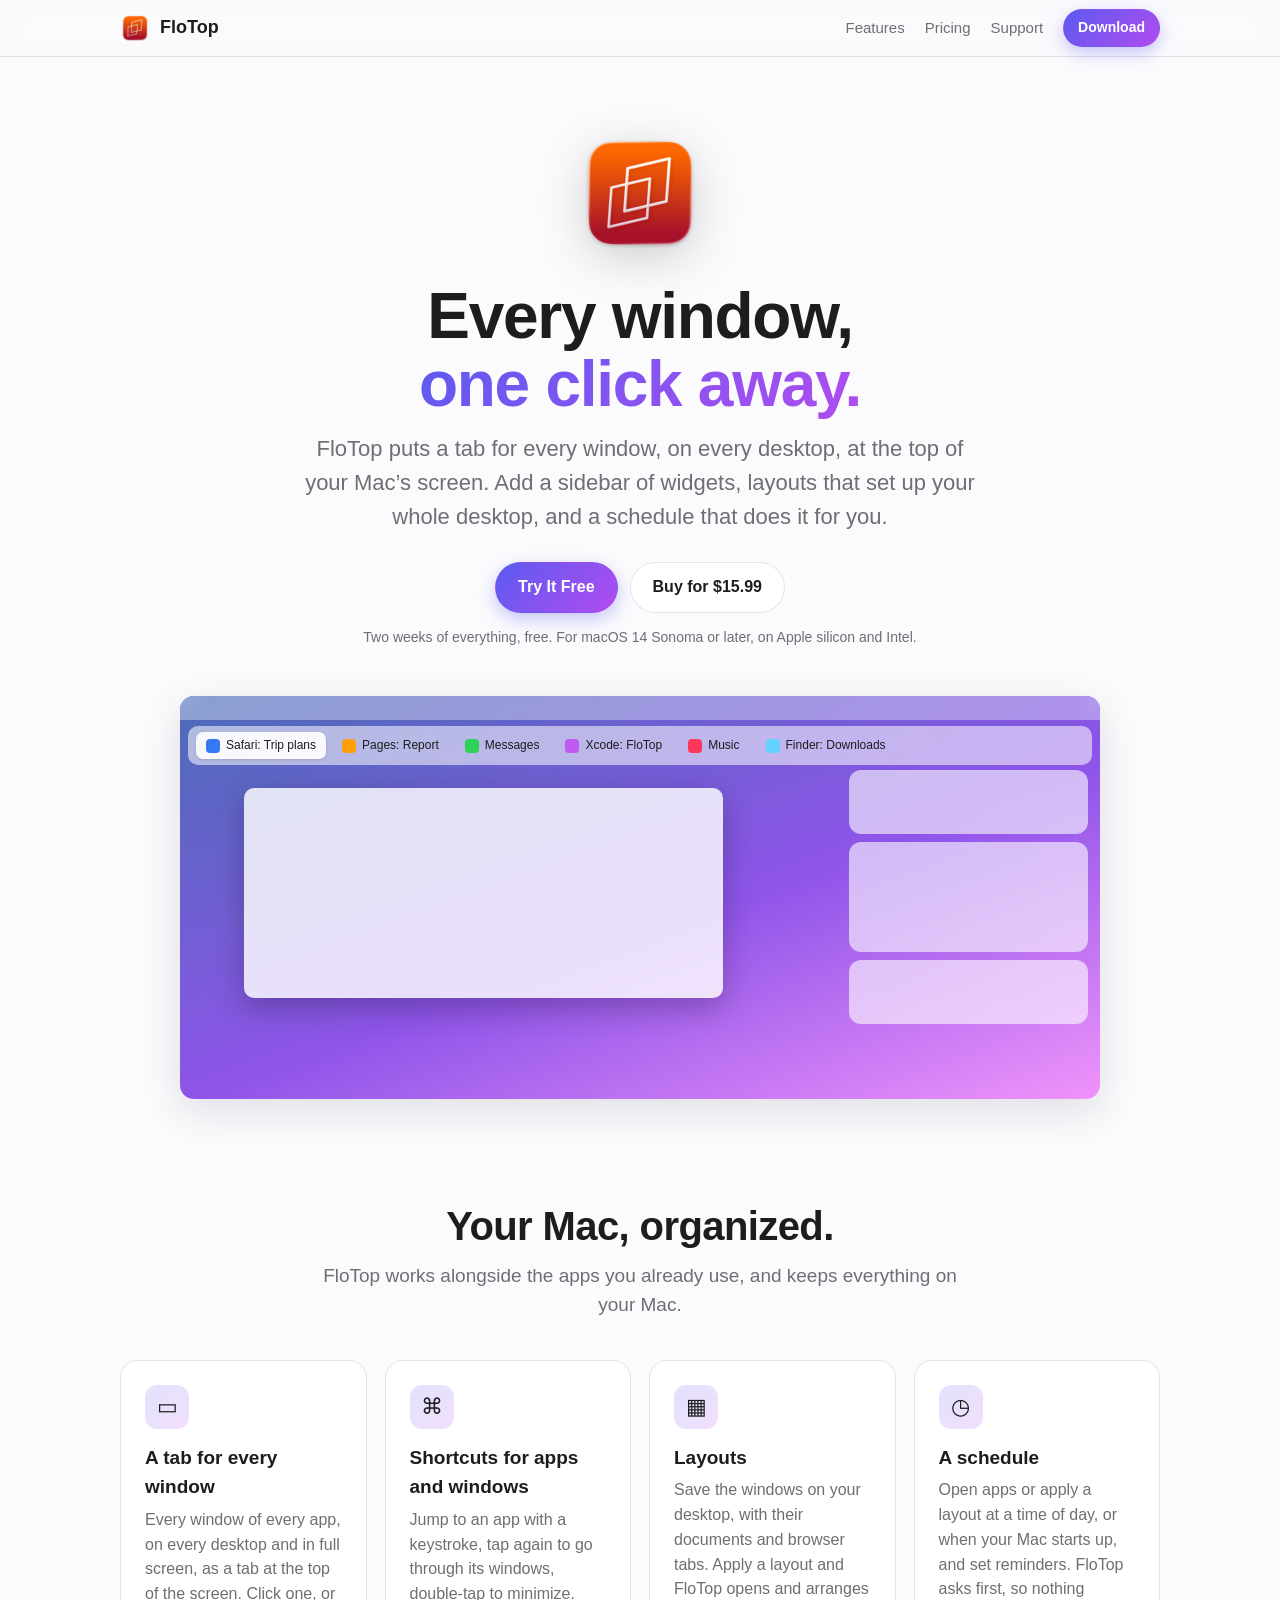
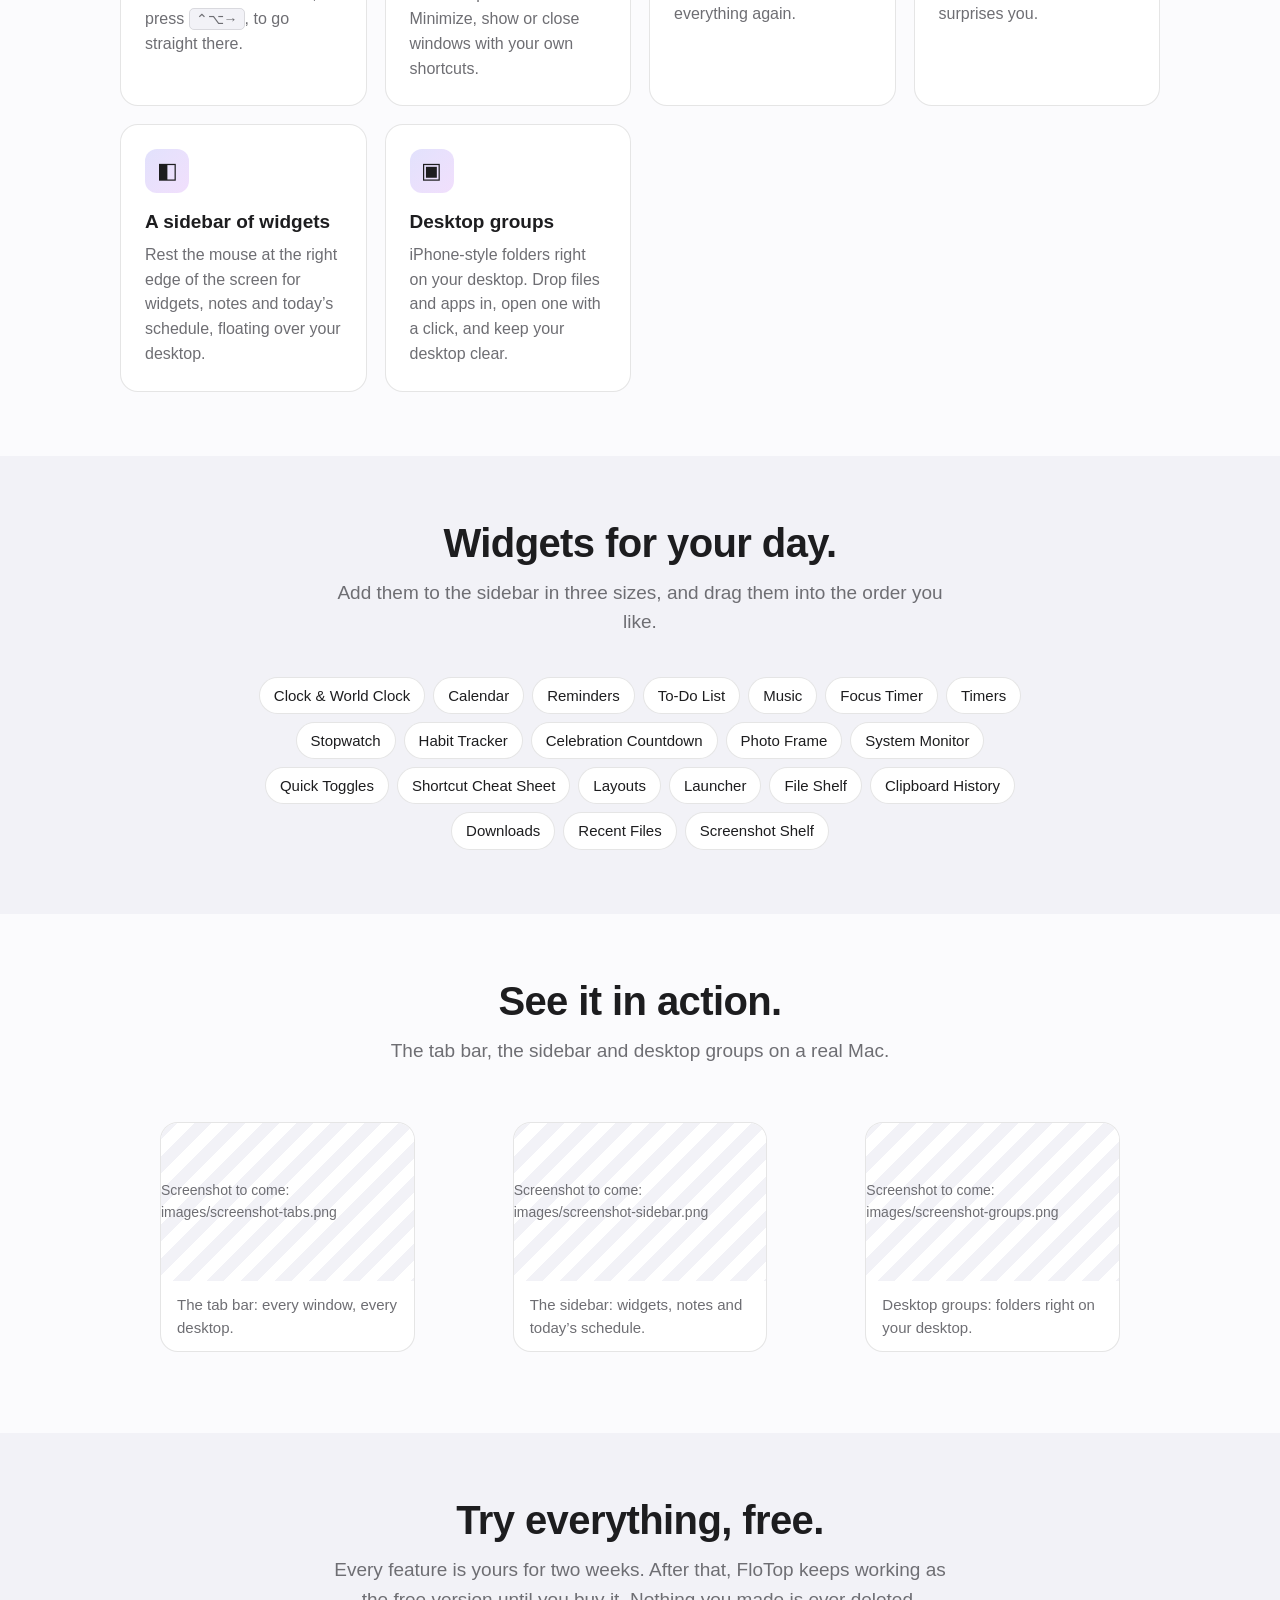
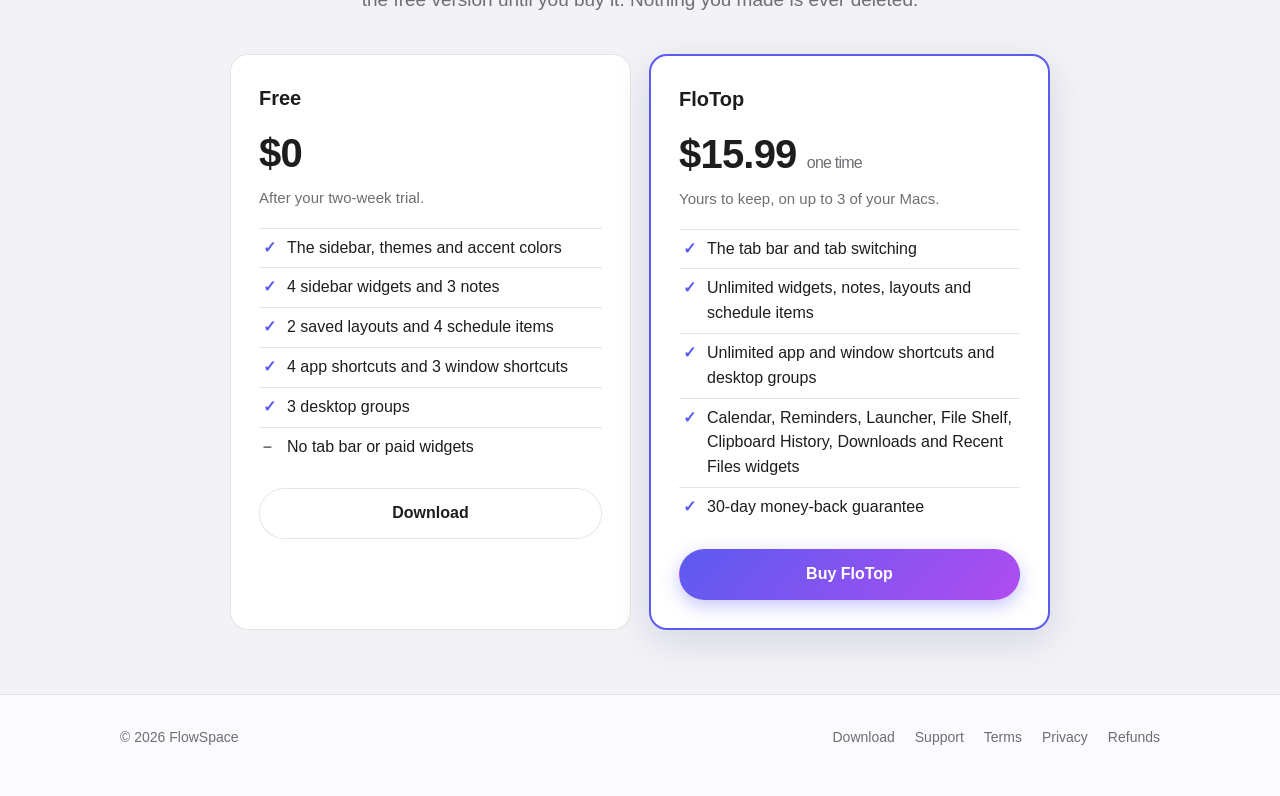
<file: index.html>
<!doctype html>
<html lang="en">
<head>
  <meta charset="utf-8">
  <meta name="viewport" content="width=device-width, initial-scale=1">
  <title>FloTop: every window, one click away</title>
  <meta name="description" content="FloTop for Mac: a tab for every window on every desktop, a sidebar of widgets and notes, saved layouts, a schedule and desktop groups. Try it free for two weeks.">
  <link rel="icon" href="images/favicon.png">
  <link rel="stylesheet" href="style.css">
</head>
<body>
  <header class="site-header">
    <div class="wrap">
      <a class="brand" href="./"><img src="images/icon.png" alt="">FloTop</a>
      <nav class="site-nav">
        <a href="#features" class="hide-small">Features</a>
        <a href="#pricing">Pricing</a>
        <a href="support.html">Support</a>
        <a class="button primary small" href="download.html">Download</a>
      </nav>
    </div>
  </header>

  <main>
    <div class="hero wrap">
      <img class="icon" src="images/icon.png" alt="FloTop icon">
      <h1>Every window,<br><span class="gradient-text">one click away.</span></h1>
      <p class="lead">FloTop puts a tab for every window, on every desktop, at the top of your Mac’s screen. Add a sidebar of widgets, layouts that set up your whole desktop, and a schedule that does it for you.</p>
      <div class="actions">
        <a class="button primary" href="download.html">Try It Free</a>
        <a class="button secondary" href="#pricing">Buy for $15.99</a>
      </div>
      <p class="fineprint">Two weeks of everything, free. For macOS 14 Sonoma or later, on Apple silicon and Intel.</p>

      <div class="mock" role="img" aria-label="Illustration: FloTop's tab bar at the top of a Mac desktop, with sidebar cards on the right">
        <div class="menubar"></div>
        <div class="tabbar">
          <span class="tab on"><i style="background:#3478f6"></i>Safari: Trip plans</span>
          <span class="tab"><i style="background:#ff9f0a"></i>Pages: Report</span>
          <span class="tab"><i style="background:#30d158"></i>Messages</span>
          <span class="tab"><i style="background:#bf5af2"></i>Xcode: FloTop</span>
          <span class="tab"><i style="background:#ff375f"></i>Music</span>
          <span class="tab"><i style="background:#64d2ff"></i>Finder: Downloads</span>
        </div>
        <div class="window"></div>
        <div class="sidebar">
          <div class="card"></div>
          <div class="card tall"></div>
          <div class="card"></div>
        </div>
      </div>
    </div>

    <section id="features">
      <div class="wrap">
        <h2>Your Mac, organized.</h2>
        <p class="sub">FloTop works alongside the apps you already use, and keeps everything on your Mac.</p>
        <div class="grid">
          <div class="feature">
            <div class="glyph">▭</div>
            <h3>A tab for every window</h3>
            <p>Every window of every app, on every desktop and in full screen, as a tab at the top of the screen. Click one, or press <kbd>⌃⌥→</kbd>, to go straight there.</p>
          </div>
          <div class="feature">
            <div class="glyph">⌘</div>
            <h3>Shortcuts for apps and windows</h3>
            <p>Jump to an app with a keystroke, tap again to go through its windows, double-tap to minimize. Minimize, show or close windows with your own shortcuts.</p>
          </div>
          <div class="feature">
            <div class="glyph">▦</div>
            <h3>Layouts</h3>
            <p>Save the windows on your desktop, with their documents and browser tabs. Apply a layout and FloTop opens and arranges everything again.</p>
          </div>
          <div class="feature">
            <div class="glyph">◷</div>
            <h3>A schedule</h3>
            <p>Open apps or apply a layout at a time of day, or when your Mac starts up, and set reminders. FloTop asks first, so nothing surprises you.</p>
          </div>
          <div class="feature">
            <div class="glyph">◧</div>
            <h3>A sidebar of widgets</h3>
            <p>Rest the mouse at the right edge of the screen for widgets, notes and today’s schedule, floating over your desktop.</p>
          </div>
          <div class="feature">
            <div class="glyph">▣</div>
            <h3>Desktop groups</h3>
            <p>iPhone-style folders right on your desktop. Drop files and apps in, open one with a click, and keep your desktop clear.</p>
          </div>
        </div>
      </div>
    </section>

    <section class="alt">
      <div class="wrap">
        <h2>Widgets for your day.</h2>
        <p class="sub">Add them to the sidebar in three sizes, and drag them into the order you like.</p>
        <div class="widgets">
          <span class="chip">Clock &amp; World Clock</span>
          <span class="chip">Calendar</span>
          <span class="chip">Reminders</span>
          <span class="chip">To-Do List</span>
          <span class="chip">Music</span>
          <span class="chip">Focus Timer</span>
          <span class="chip">Timers</span>
          <span class="chip">Stopwatch</span>
          <span class="chip">Habit Tracker</span>
          <span class="chip">Celebration Countdown</span>
          <span class="chip">Photo Frame</span>
          <span class="chip">System Monitor</span>
          <span class="chip">Quick Toggles</span>
          <span class="chip">Shortcut Cheat Sheet</span>
          <span class="chip">Layouts</span>
          <span class="chip">Launcher</span>
          <span class="chip">File Shelf</span>
          <span class="chip">Clipboard History</span>
          <span class="chip">Downloads</span>
          <span class="chip">Recent Files</span>
          <span class="chip">Screenshot Shelf</span>
        </div>
      </div>
    </section>

    <section>
      <div class="wrap">
        <h2>See it in action.</h2>
        <p class="sub">The tab bar, the sidebar and desktop groups on a real Mac.</p>
        <!-- Each slot becomes <img src="images/screenshot-….png" alt="…"> once Logan’s screenshots are in images/. -->
        <div class="shots">
          <figure class="shot">
            <div class="placeholder" role="img" aria-label="FloTop's tab bar across the top of the screen">Screenshot to come: images/screenshot-tabs.png</div>
            <figcaption>The tab bar: every window, every desktop.</figcaption>
          </figure>
          <figure class="shot">
            <div class="placeholder" role="img" aria-label="FloTop's sidebar with widgets and notes">Screenshot to come: images/screenshot-sidebar.png</div>
            <figcaption>The sidebar: widgets, notes and today’s schedule.</figcaption>
          </figure>
          <figure class="shot">
            <div class="placeholder" role="img" aria-label="A desktop group open on the desktop">Screenshot to come: images/screenshot-groups.png</div>
            <figcaption>Desktop groups: folders right on your desktop.</figcaption>
          </figure>
        </div>
      </div>
    </section>

    <section id="pricing" class="alt">
      <div class="wrap">
        <h2>Try everything, free.</h2>
        <p class="sub">Every feature is yours for two weeks. After that, FloTop keeps working as the free version until you buy it. Nothing you made is ever deleted.</p>
        <div class="pricing">
          <div class="plan">
            <h3>Free</h3>
            <div class="price">$0</div>
            <p class="note">After your two-week trial.</p>
            <ul>
              <li>The sidebar, themes and accent colors</li>
              <li>4 sidebar widgets and 3 notes</li>
              <li>2 saved layouts and 4 schedule items</li>
              <li>4 app shortcuts and 3 window shortcuts</li>
              <li>3 desktop groups</li>
              <li class="limit">No tab bar or paid widgets</li>
            </ul>
            <a class="button secondary" href="download.html">Download</a>
          </div>
          <div class="plan featured">
            <h3>FloTop</h3>
            <div class="price">$15.99 <small>one time</small></div>
            <p class="note">Yours to keep, on up to 3 of your Macs.</p>
            <ul>
              <li>The tab bar and tab switching</li>
              <li>Unlimited widgets, notes, layouts and schedule items</li>
              <li>Unlimited app and window shortcuts and desktop groups</li>
              <li>Calendar, Reminders, Launcher, File Shelf, Clipboard History, Downloads and Recent Files widgets</li>
              <li>30-day money-back guarantee</li>
            </ul>
            <a class="button primary" href="download.html#buy">Buy FloTop</a>
          </div>
        </div>
      </div>
    </section>
  </main>

  <footer class="site-footer">
    <div class="wrap">
      <span>© 2026 FlowSpace</span>
      <nav>
        <a href="download.html">Download</a>
        <a href="support.html">Support</a>
        <a href="terms.html">Terms</a>
        <a href="privacy.html">Privacy</a>
        <a href="refunds.html">Refunds</a>
      </nav>
    </div>
  </footer>
</body>
</html>
</file>
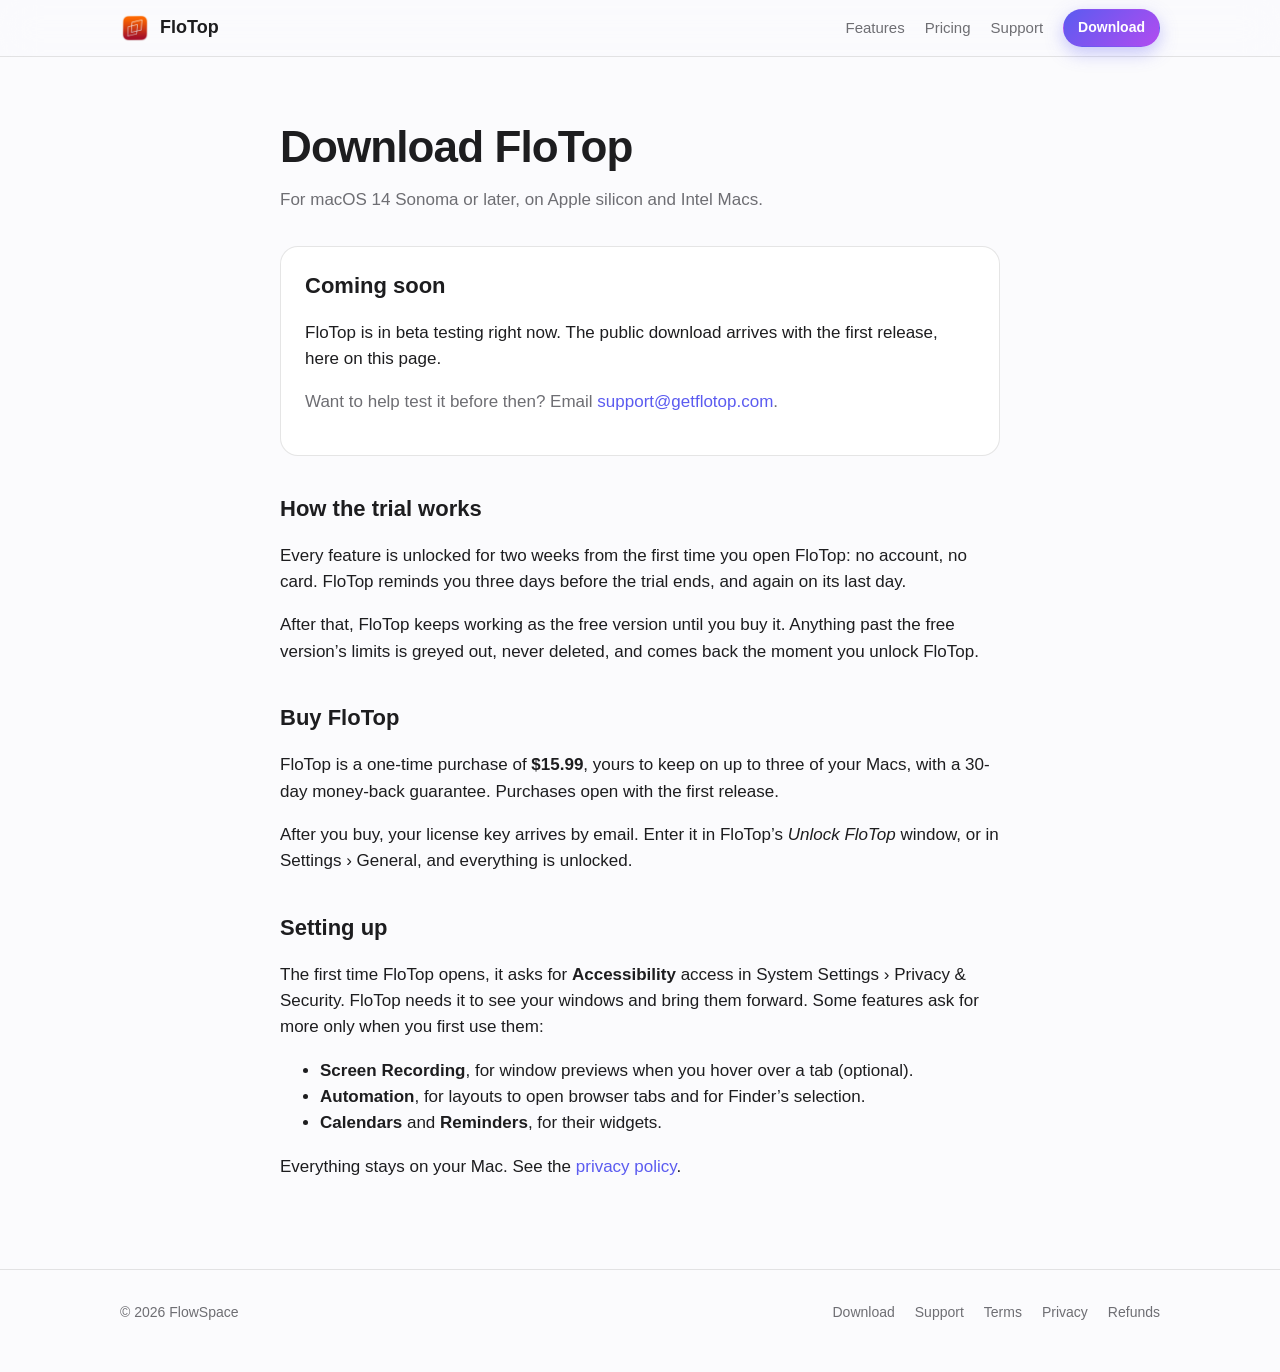
<file: download.html>
<!doctype html>
<html lang="en">
<head>
  <meta charset="utf-8">
  <meta name="viewport" content="width=device-width, initial-scale=1">
  <title>Download FloTop</title>
  <meta name="description" content="Download FloTop for Mac and try every feature free for two weeks.">
  <link rel="icon" href="images/favicon.png">
  <link rel="stylesheet" href="style.css">
</head>
<body>
  <header class="site-header">
    <div class="wrap">
      <a class="brand" href="./"><img src="images/icon.png" alt="">FloTop</a>
      <nav class="site-nav">
        <a href="./#features" class="hide-small">Features</a>
        <a href="./#pricing">Pricing</a>
        <a href="support.html">Support</a>
        <a class="button primary small" href="download.html">Download</a>
      </nav>
    </div>
  </header>

  <main class="page">
    <div class="wrap narrow">
      <h1>Download FloTop</h1>
      <p class="updated">For macOS 14 Sonoma or later, on Apple silicon and Intel Macs.</p>

      <div class="callout">
        <h2 style="margin-top:0">Coming soon</h2>
        <p>FloTop is in beta testing right now. The public download arrives with the first release, here on this page.</p>
        <p class="muted">Want to help test it before then? Email <a href="mailto:support@getflotop.com">support@getflotop.com</a>.</p>
      </div>

      <h2>How the trial works</h2>
      <p>Every feature is unlocked for two weeks from the first time you open FloTop: no account, no card. FloTop reminds you three days before the trial ends, and again on its last day.</p>
      <p>After that, FloTop keeps working as the free version until you buy it. Anything past the free version’s limits is greyed out, never deleted, and comes back the moment you unlock FloTop.</p>

      <h2 id="buy">Buy FloTop</h2>
      <p>FloTop is a one-time purchase of <strong>$15.99</strong>, yours to keep on up to three of your Macs, with a 30-day money-back guarantee. Purchases open with the first release.</p>
      <p>After you buy, your license key arrives by email. Enter it in FloTop’s <em>Unlock FloTop</em> window, or in Settings › General, and everything is unlocked.</p>

      <h2>Setting up</h2>
      <p>The first time FloTop opens, it asks for <strong>Accessibility</strong> access in System Settings › Privacy &amp; Security. FloTop needs it to see your windows and bring them forward. Some features ask for more only when you first use them:</p>
      <ul>
        <li><strong>Screen Recording</strong>, for window previews when you hover over a tab (optional).</li>
        <li><strong>Automation</strong>, for layouts to open browser tabs and for Finder’s selection.</li>
        <li><strong>Calendars</strong> and <strong>Reminders</strong>, for their widgets.</li>
      </ul>
      <p>Everything stays on your Mac. See the <a href="privacy.html">privacy policy</a>.</p>
    </div>
  </main>

  <footer class="site-footer">
    <div class="wrap">
      <span>© 2026 FlowSpace</span>
      <nav>
        <a href="download.html">Download</a>
        <a href="support.html">Support</a>
        <a href="terms.html">Terms</a>
        <a href="privacy.html">Privacy</a>
        <a href="refunds.html">Refunds</a>
      </nav>
    </div>
  </footer>
</body>
</html>
</file>
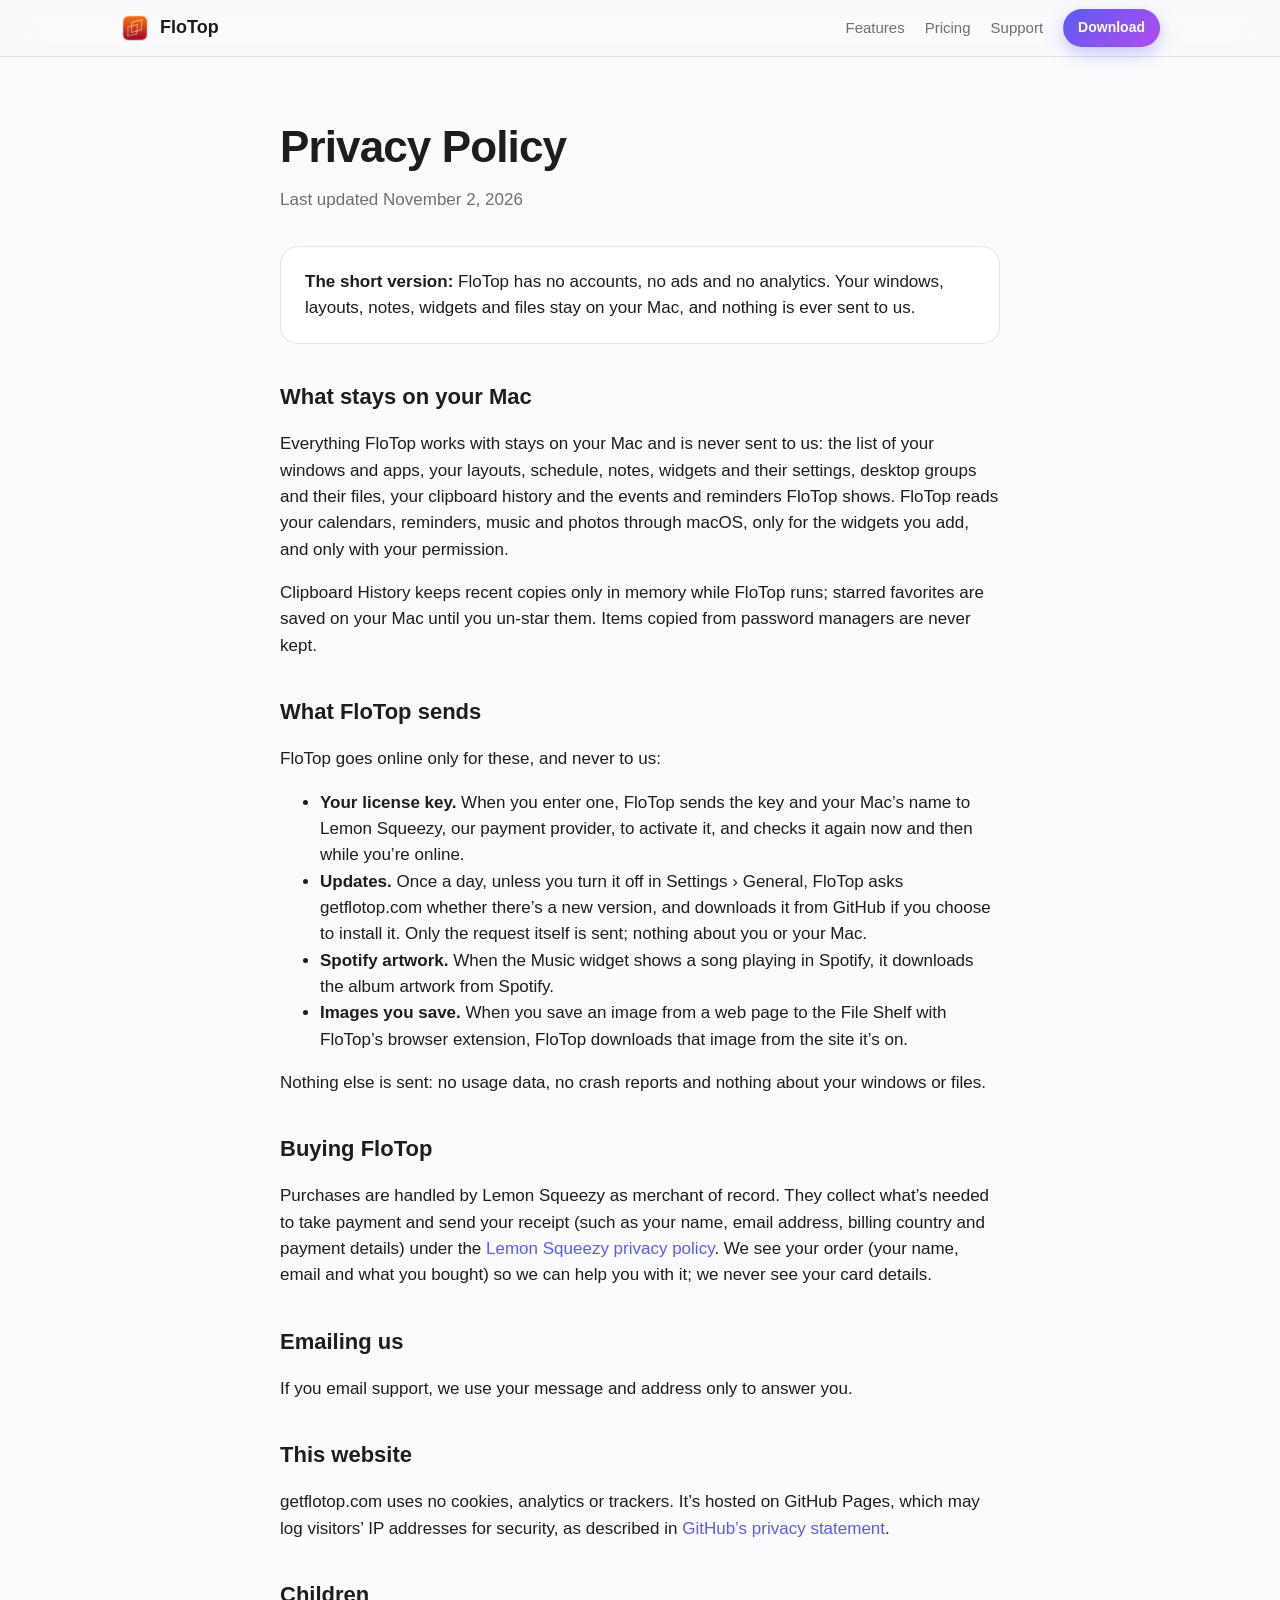
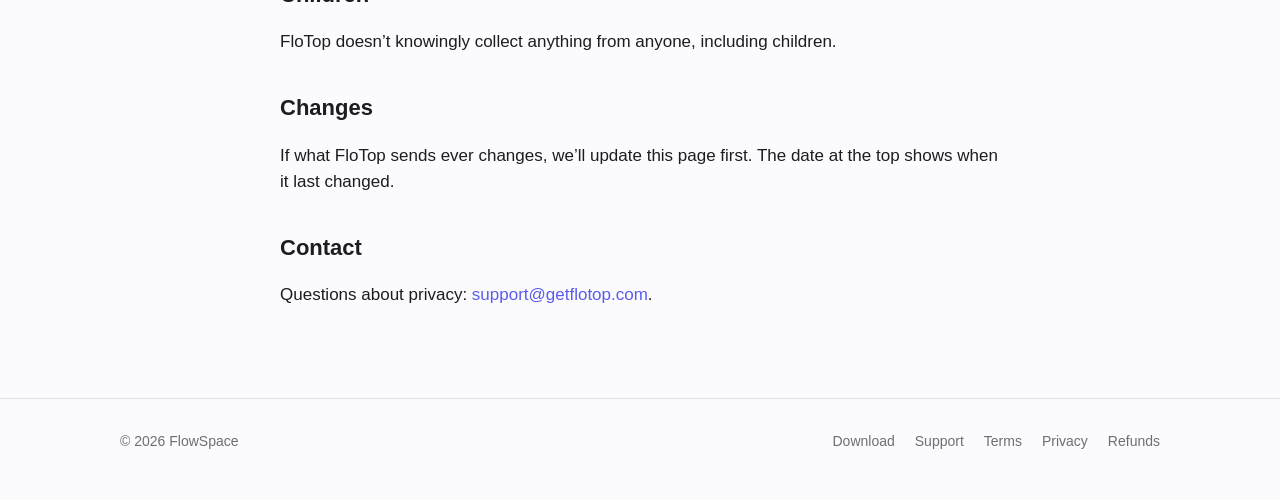
<file: privacy.html>
<!doctype html>
<html lang="en">
<head>
  <meta charset="utf-8">
  <meta name="viewport" content="width=device-width, initial-scale=1">
  <title>FloTop Privacy Policy</title>
  <meta name="description" content="What FloTop and getflotop.com collect: as little as possible.">
  <link rel="icon" href="images/favicon.png">
  <link rel="stylesheet" href="style.css">
</head>
<body>
  <header class="site-header">
    <div class="wrap">
      <a class="brand" href="./"><img src="images/icon.png" alt="">FloTop</a>
      <nav class="site-nav">
        <a href="./#features" class="hide-small">Features</a>
        <a href="./#pricing">Pricing</a>
        <a href="support.html">Support</a>
        <a class="button primary small" href="download.html">Download</a>
      </nav>
    </div>
  </header>

  <main class="page">
    <div class="wrap narrow">
      <h1>Privacy Policy</h1>
      <p class="updated">Last updated November 2, 2026</p>

      <div class="callout">
        <p style="margin:0"><strong>The short version:</strong> FloTop has no accounts, no ads and no analytics. Your windows, layouts, notes, widgets and files stay on your Mac, and nothing is ever sent to us.</p>
      </div>

      <h2>What stays on your Mac</h2>
      <p>Everything FloTop works with stays on your Mac and is never sent to us: the list of your windows and apps, your layouts, schedule, notes, widgets and their settings, desktop groups and their files, your clipboard history and the events and reminders FloTop shows. FloTop reads your calendars, reminders, music and photos through macOS, only for the widgets you add, and only with your permission.</p>
      <p>Clipboard History keeps recent copies only in memory while FloTop runs; starred favorites are saved on your Mac until you un-star them. Items copied from password managers are never kept.</p>

      <h2>What FloTop sends</h2>
      <p>FloTop goes online only for these, and never to us:</p>
      <ul>
        <li><strong>Your license key.</strong> When you enter one, FloTop sends the key and your Mac’s name to Lemon Squeezy, our payment provider, to activate it, and checks it again now and then while you’re online.</li>
        <li><strong>Updates.</strong> Once a day, unless you turn it off in Settings › General, FloTop asks getflotop.com whether there’s a new version, and downloads it from GitHub if you choose to install it. Only the request itself is sent; nothing about you or your Mac.</li>
        <li><strong>Spotify artwork.</strong> When the Music widget shows a song playing in Spotify, it downloads the album artwork from Spotify.</li>
        <li><strong>Images you save.</strong> When you save an image from a web page to the File Shelf with FloTop’s browser extension, FloTop downloads that image from the site it’s on.</li>
      </ul>
      <p>Nothing else is sent: no usage data, no crash reports and nothing about your windows or files.</p>

      <h2>Buying FloTop</h2>
      <p>Purchases are handled by Lemon Squeezy as merchant of record. They collect what’s needed to take payment and send your receipt (such as your name, email address, billing country and payment details) under the <a href="https://www.lemonsqueezy.com/privacy">Lemon Squeezy privacy policy</a>. We see your order (your name, email and what you bought) so we can help you with it; we never see your card details.</p>

      <h2>Emailing us</h2>
      <p>If you email support, we use your message and address only to answer you.</p>

      <h2>This website</h2>
      <p>getflotop.com uses no cookies, analytics or trackers. It’s hosted on GitHub Pages, which may log visitors’ IP addresses for security, as described in <a href="https://docs.github.com/en/site-policy/privacy-policies/github-general-privacy-statement">GitHub’s privacy statement</a>.</p>

      <h2>Children</h2>
      <p>FloTop doesn’t knowingly collect anything from anyone, including children.</p>

      <h2>Changes</h2>
      <p>If what FloTop sends ever changes, we’ll update this page first. The date at the top shows when it last changed.</p>

      <h2>Contact</h2>
      <p>Questions about privacy: <a href="mailto:support@getflotop.com">support@getflotop.com</a>.</p>
    </div>
  </main>

  <footer class="site-footer">
    <div class="wrap">
      <span>© 2026 FlowSpace</span>
      <nav>
        <a href="download.html">Download</a>
        <a href="support.html">Support</a>
        <a href="terms.html">Terms</a>
        <a href="privacy.html">Privacy</a>
        <a href="refunds.html">Refunds</a>
      </nav>
    </div>
  </footer>
</body>
</html>
</file>
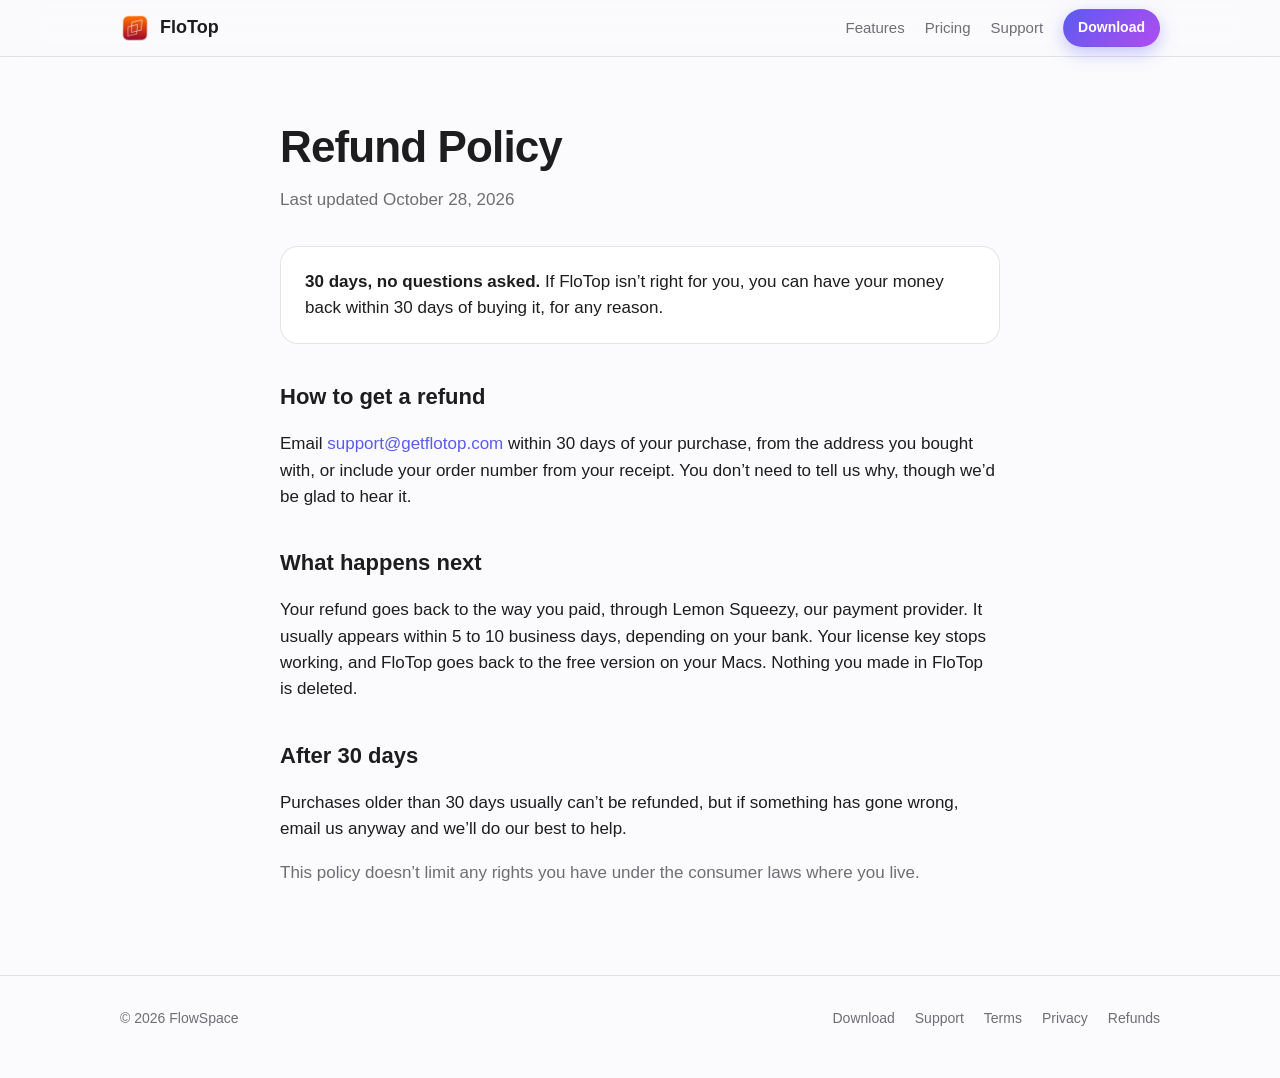
<file: refunds.html>
<!doctype html>
<html lang="en">
<head>
  <meta charset="utf-8">
  <meta name="viewport" content="width=device-width, initial-scale=1">
  <title>FloTop Refund Policy</title>
  <meta name="description" content="FloTop's 30-day money-back guarantee.">
  <link rel="icon" href="images/favicon.png">
  <link rel="stylesheet" href="style.css">
</head>
<body>
  <header class="site-header">
    <div class="wrap">
      <a class="brand" href="./"><img src="images/icon.png" alt="">FloTop</a>
      <nav class="site-nav">
        <a href="./#features" class="hide-small">Features</a>
        <a href="./#pricing">Pricing</a>
        <a href="support.html">Support</a>
        <a class="button primary small" href="download.html">Download</a>
      </nav>
    </div>
  </header>

  <main class="page">
    <div class="wrap narrow">
      <h1>Refund Policy</h1>
      <p class="updated">Last updated October 28, 2026</p>

      <div class="callout">
        <p style="margin:0"><strong>30 days, no questions asked.</strong> If FloTop isn’t right for you, you can have your money back within 30 days of buying it, for any reason.</p>
      </div>

      <h2>How to get a refund</h2>
      <p>Email <a href="mailto:support@getflotop.com">support@getflotop.com</a> within 30 days of your purchase, from the address you bought with, or include your order number from your receipt. You don’t need to tell us why, though we’d be glad to hear it.</p>

      <h2>What happens next</h2>
      <p>Your refund goes back to the way you paid, through Lemon Squeezy, our payment provider. It usually appears within 5 to 10 business days, depending on your bank. Your license key stops working, and FloTop goes back to the free version on your Macs. Nothing you made in FloTop is deleted.</p>

      <h2>After 30 days</h2>
      <p>Purchases older than 30 days usually can’t be refunded, but if something has gone wrong, email us anyway and we’ll do our best to help.</p>

      <p class="muted">This policy doesn’t limit any rights you have under the consumer laws where you live.</p>
    </div>
  </main>

  <footer class="site-footer">
    <div class="wrap">
      <span>© 2026 FlowSpace</span>
      <nav>
        <a href="download.html">Download</a>
        <a href="support.html">Support</a>
        <a href="terms.html">Terms</a>
        <a href="privacy.html">Privacy</a>
        <a href="refunds.html">Refunds</a>
      </nav>
    </div>
  </footer>
</body>
</html>
</file>
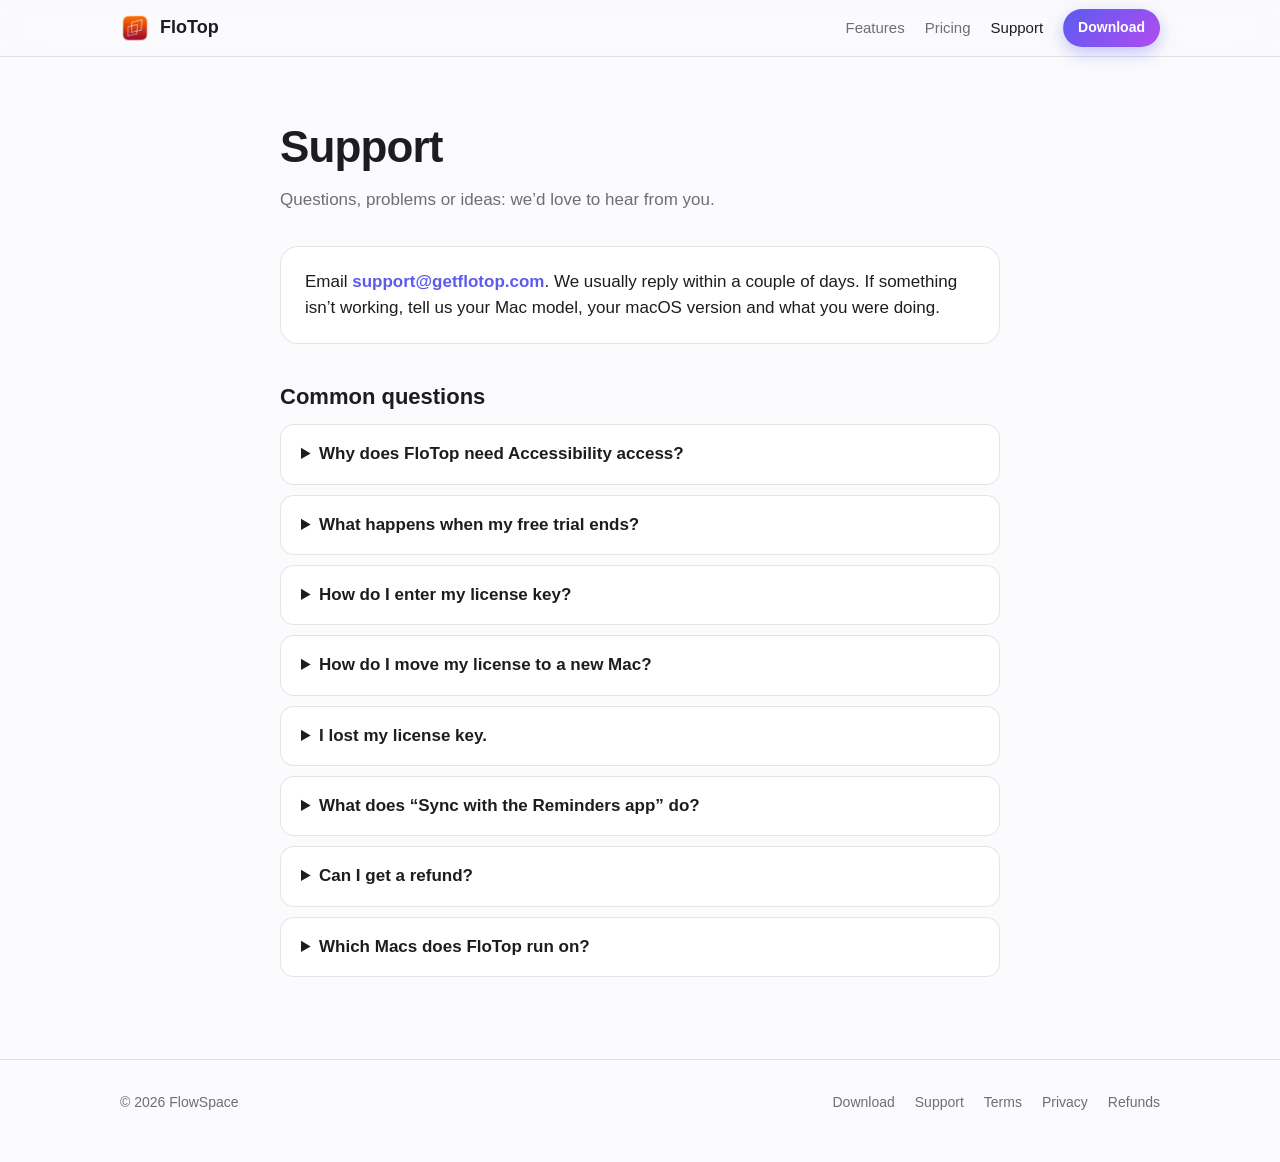
<file: support.html>
<!doctype html>
<html lang="en">
<head>
  <meta charset="utf-8">
  <meta name="viewport" content="width=device-width, initial-scale=1">
  <title>FloTop Support</title>
  <meta name="description" content="Help with FloTop: contact, common questions and moving your license to a new Mac.">
  <link rel="icon" href="images/favicon.png">
  <link rel="stylesheet" href="style.css">
</head>
<body>
  <header class="site-header">
    <div class="wrap">
      <a class="brand" href="./"><img src="images/icon.png" alt="">FloTop</a>
      <nav class="site-nav">
        <a href="./#features" class="hide-small">Features</a>
        <a href="./#pricing">Pricing</a>
        <a href="support.html" aria-current="page">Support</a>
        <a class="button primary small" href="download.html">Download</a>
      </nav>
    </div>
  </header>

  <main class="page">
    <div class="wrap narrow">
      <h1>Support</h1>
      <p class="updated">Questions, problems or ideas: we’d love to hear from you.</p>

      <div class="callout">
        <p style="margin:0">Email <a href="mailto:support@getflotop.com"><strong>support@getflotop.com</strong></a>. We usually reply within a couple of days. If something isn’t working, tell us your Mac model, your macOS version and what you were doing.</p>
      </div>

      <h2>Common questions</h2>

      <details class="faq">
        <summary>Why does FloTop need Accessibility access?</summary>
        <p>macOS only lets apps list other apps’ windows and bring them forward with Accessibility access. FloTop uses it for its tabs, shortcuts and layouts, and never to read what you type. Turn it on in System Settings › Privacy &amp; Security › Accessibility.</p>
      </details>

      <details class="faq">
        <summary>What happens when my free trial ends?</summary>
        <p>FloTop keeps working as the free version. The tab bar, the paid widgets and anything past the free version’s limits are greyed out with an Unlock button. Nothing is deleted: when you unlock FloTop, everything comes back as it was.</p>
      </details>

      <details class="faq">
        <summary>How do I enter my license key?</summary>
        <p>Your key is in the email you got after buying. In FloTop, click any Unlock button, or open Settings › General, and enter it there. FloTop checks it with our payment provider once, and everything is unlocked.</p>
      </details>

      <details class="faq">
        <summary>How do I move my license to a new Mac?</summary>
        <p>One purchase works on up to three Macs at once. To free one up, open FloTop on the old Mac, go to Settings › General and choose Remove License from This Mac, then enter your key on the new Mac. If the old Mac is gone, email us and we’ll free it up for you.</p>
      </details>

      <details class="faq">
        <summary>I lost my license key.</summary>
        <p>Search your email for your FloTop receipt from Lemon Squeezy, our payment provider: the key is in it. You can also find your orders at <a href="https://app.lemonsqueezy.com/my-orders">app.lemonsqueezy.com/my-orders</a> with the email you bought with. Still stuck? Email us.</p>
      </details>

      <details class="faq" id="reminders-sync">
        <summary>What does “Sync with the Reminders app” do?</summary>
        <p>It makes the Reminders app the home for your FloTop reminders. Turn it on in FloTop’s Settings › Schedule (it’s part of the full version, and FloTop asks for access to your reminders).</p>
        <p>While it’s on, any reminder you add to FloTop’s schedule, from the sidebar’s Scheduled Today, becomes a real reminder in your default Reminders list, with its time and repeat days. The Reminders app alerts you when it’s due, on your iPhone and other devices too through iCloud, even when FloTop isn’t running. Today’s reminders, and overdue ones, from all your lists show in Scheduled Today, where the circle checks one off.</p>
        <p>Turning it on also moves the reminders already in FloTop’s schedule into the Reminders app, except ones set to run at startup or turned off, which stay in FloTop. Turning it off later leaves your reminders in the Reminders app; new ones you add in FloTop stay in FloTop again.</p>
      </details>

      <details class="faq">
        <summary>Can I get a refund?</summary>
        <p>Yes: within 30 days of buying, for any reason. See the <a href="refunds.html">refund policy</a>.</p>
      </details>

      <details class="faq">
        <summary>Which Macs does FloTop run on?</summary>
        <p>Any Mac with macOS 14 Sonoma or later, with Apple silicon or an Intel processor.</p>
      </details>
    </div>
  </main>
  <script>
    // A link to one question (#reminders-sync, from FloTop's ? button) opens it.
    function openLinkedQuestion() {
      const target = location.hash && document.getElementById(location.hash.slice(1));
      if (target && target.tagName === "DETAILS") target.open = true;
    }
    openLinkedQuestion();
    window.addEventListener("hashchange", openLinkedQuestion);
  </script>

  <footer class="site-footer">
    <div class="wrap">
      <span>© 2026 FlowSpace</span>
      <nav>
        <a href="download.html">Download</a>
        <a href="support.html">Support</a>
        <a href="terms.html">Terms</a>
        <a href="privacy.html">Privacy</a>
        <a href="refunds.html">Refunds</a>
      </nav>
    </div>
  </footer>
</body>
</html>
</file>
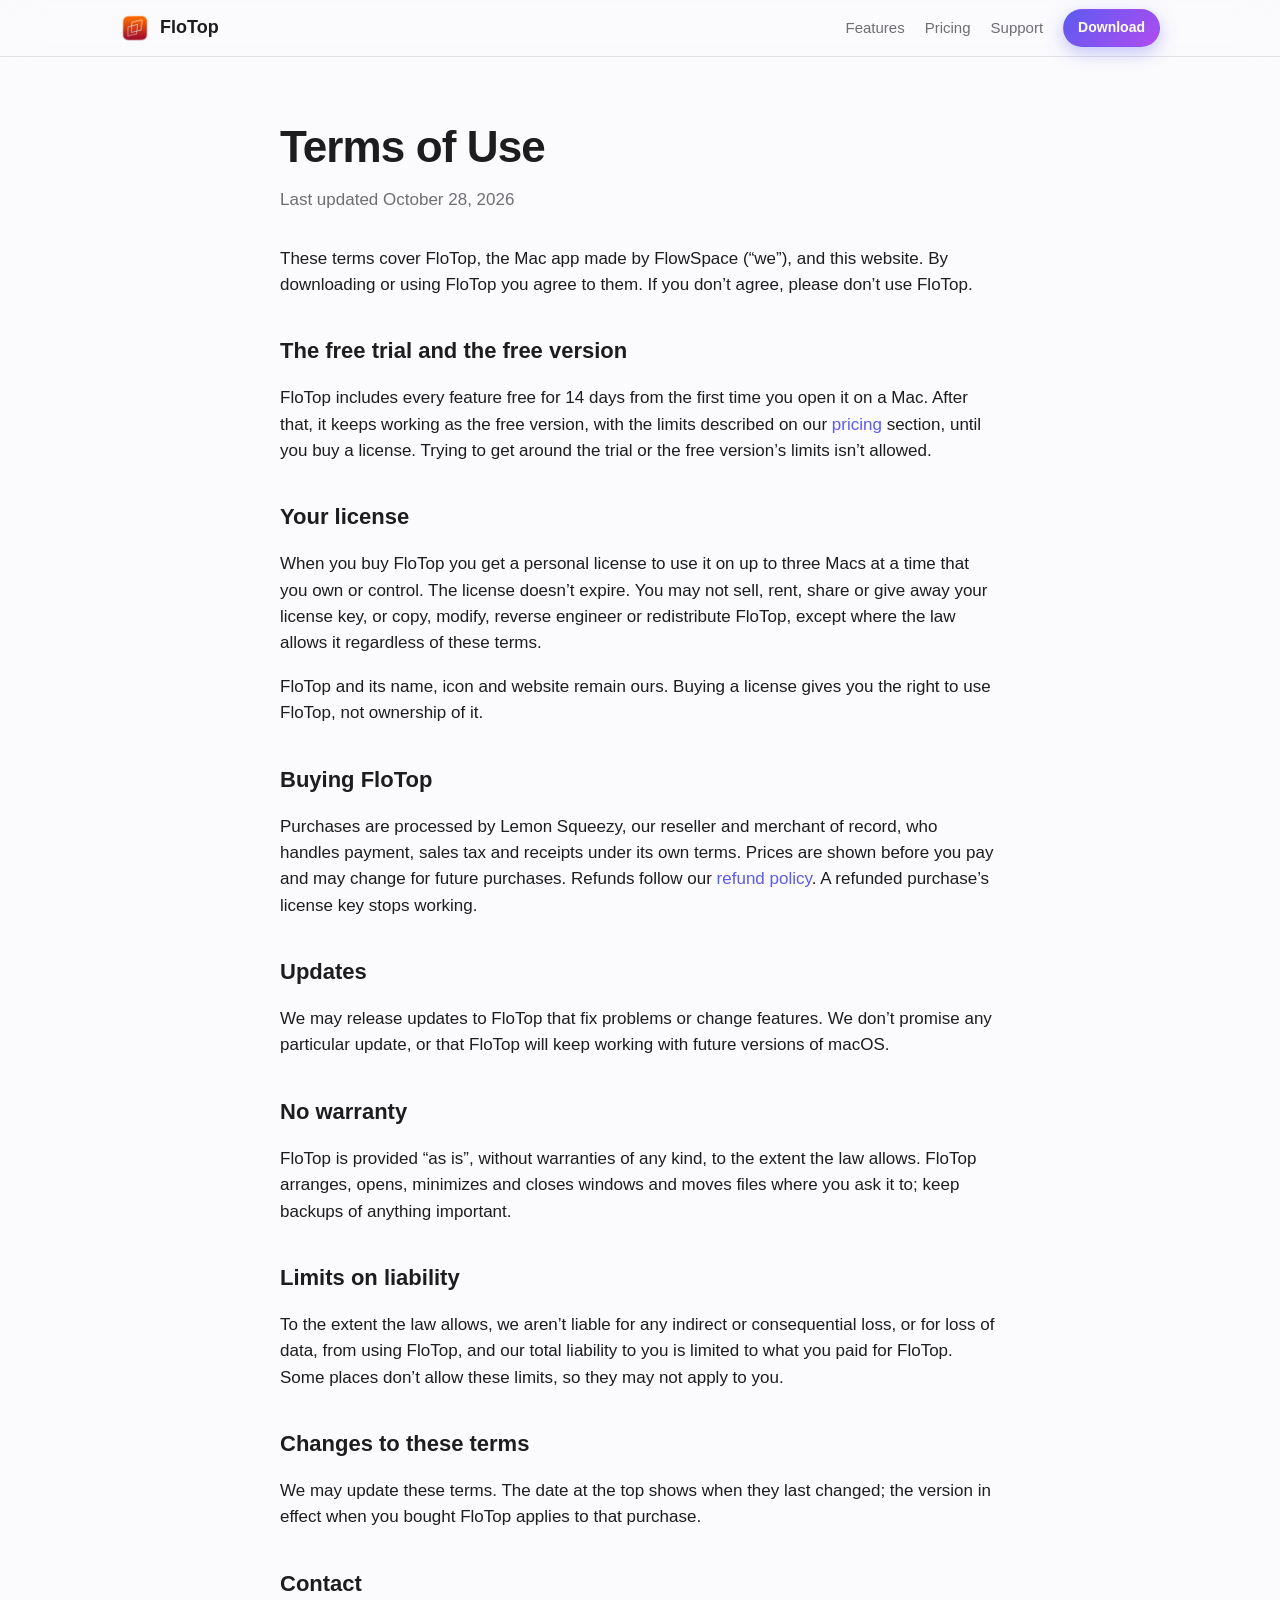
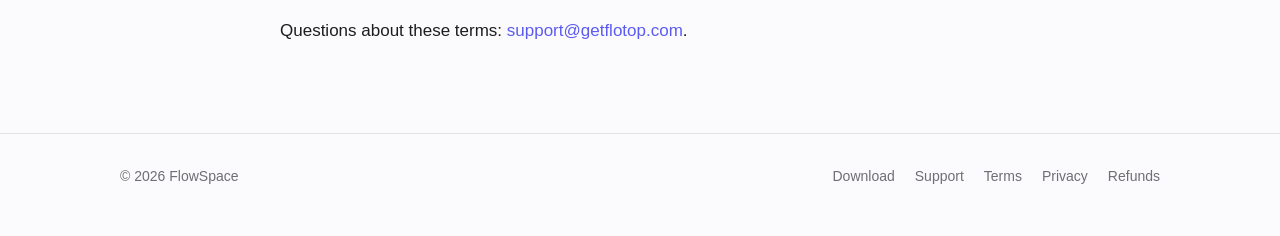
<file: terms.html>
<!doctype html>
<html lang="en">
<head>
  <meta charset="utf-8">
  <meta name="viewport" content="width=device-width, initial-scale=1">
  <title>FloTop Terms of Use</title>
  <meta name="description" content="The terms for using and buying FloTop.">
  <link rel="icon" href="images/favicon.png">
  <link rel="stylesheet" href="style.css">
</head>
<body>
  <header class="site-header">
    <div class="wrap">
      <a class="brand" href="./"><img src="images/icon.png" alt="">FloTop</a>
      <nav class="site-nav">
        <a href="./#features" class="hide-small">Features</a>
        <a href="./#pricing">Pricing</a>
        <a href="support.html">Support</a>
        <a class="button primary small" href="download.html">Download</a>
      </nav>
    </div>
  </header>

  <main class="page">
    <div class="wrap narrow">
      <h1>Terms of Use</h1>
      <p class="updated">Last updated October 28, 2026</p>

      <p>These terms cover FloTop, the Mac app made by FlowSpace (“we”), and this website. By downloading or using FloTop you agree to them. If you don’t agree, please don’t use FloTop.</p>

      <h2>The free trial and the free version</h2>
      <p>FloTop includes every feature free for 14 days from the first time you open it on a Mac. After that, it keeps working as the free version, with the limits described on our <a href="./#pricing">pricing</a> section, until you buy a license. Trying to get around the trial or the free version’s limits isn’t allowed.</p>

      <h2>Your license</h2>
      <p>When you buy FloTop you get a personal license to use it on up to three Macs at a time that you own or control. The license doesn’t expire. You may not sell, rent, share or give away your license key, or copy, modify, reverse engineer or redistribute FloTop, except where the law allows it regardless of these terms.</p>
      <p>FloTop and its name, icon and website remain ours. Buying a license gives you the right to use FloTop, not ownership of it.</p>

      <h2>Buying FloTop</h2>
      <p>Purchases are processed by Lemon Squeezy, our reseller and merchant of record, who handles payment, sales tax and receipts under its own terms. Prices are shown before you pay and may change for future purchases. Refunds follow our <a href="refunds.html">refund policy</a>. A refunded purchase’s license key stops working.</p>

      <h2>Updates</h2>
      <p>We may release updates to FloTop that fix problems or change features. We don’t promise any particular update, or that FloTop will keep working with future versions of macOS.</p>

      <h2>No warranty</h2>
      <p>FloTop is provided “as is”, without warranties of any kind, to the extent the law allows. FloTop arranges, opens, minimizes and closes windows and moves files where you ask it to; keep backups of anything important.</p>

      <h2>Limits on liability</h2>
      <p>To the extent the law allows, we aren’t liable for any indirect or consequential loss, or for loss of data, from using FloTop, and our total liability to you is limited to what you paid for FloTop. Some places don’t allow these limits, so they may not apply to you.</p>

      <h2>Changes to these terms</h2>
      <p>We may update these terms. The date at the top shows when they last changed; the version in effect when you bought FloTop applies to that purchase.</p>

      <h2>Contact</h2>
      <p>Questions about these terms: <a href="mailto:support@getflotop.com">support@getflotop.com</a>.</p>
    </div>
  </main>

  <footer class="site-footer">
    <div class="wrap">
      <span>© 2026 FlowSpace</span>
      <nav>
        <a href="download.html">Download</a>
        <a href="support.html">Support</a>
        <a href="terms.html">Terms</a>
        <a href="privacy.html">Privacy</a>
        <a href="refunds.html">Refunds</a>
      </nav>
    </div>
  </footer>
</body>
</html>
</file>
<file: style.css>
/* getflotop.com: one stylesheet for every page. Light and dark follow the visitor's Mac. */

:root {
  --bg: #fbfbfd;
  --bg-alt: #f2f2f7;
  --card: #ffffff;
  --text: #1d1d1f;
  --muted: #6e6e73;
  --line: rgba(0, 0, 0, 0.1);
  --accent: #5b5bf0;
  --accent-2: #b14cf0;
  --accent-text: #ffffff;
  --shadow: 0 12px 40px rgba(20, 20, 60, 0.12);
  --radius: 18px;
  color-scheme: light dark;
}

@media (prefers-color-scheme: dark) {
  :root {
    --bg: #0b0b0f;
    --bg-alt: #15151b;
    --card: #1c1c23;
    --text: #f5f5f7;
    --muted: #a1a1a6;
    --line: rgba(255, 255, 255, 0.12);
    --accent: #7c7cff;
    --accent-2: #c77dff;
    --shadow: 0 12px 40px rgba(0, 0, 0, 0.5);
  }
}

* { box-sizing: border-box; }

html { -webkit-text-size-adjust: 100%; }

body {
  margin: 0;
  background: var(--bg);
  color: var(--text);
  font: 17px/1.55 -apple-system, BlinkMacSystemFont, "SF Pro Text", "Helvetica Neue", Helvetica, Arial, sans-serif;
  -webkit-font-smoothing: antialiased;
}

a { color: var(--accent); text-decoration: none; }
a:hover { text-decoration: underline; }

img { max-width: 100%; height: auto; }

.wrap { max-width: 1080px; margin: 0 auto; padding: 0 20px; }
.narrow { max-width: 760px; }

/* Header */

.site-header {
  position: sticky;
  top: 0;
  z-index: 10;
  background: color-mix(in srgb, var(--bg) 80%, transparent);
  backdrop-filter: saturate(180%) blur(18px);
  -webkit-backdrop-filter: saturate(180%) blur(18px);
  border-bottom: 1px solid var(--line);
}

.site-header .wrap {
  display: flex;
  align-items: center;
  gap: 24px;
  height: 56px;
}

.brand {
  display: flex;
  align-items: center;
  gap: 10px;
  font-weight: 650;
  font-size: 18px;
  color: var(--text);
}
.brand:hover { text-decoration: none; }
.brand img { width: 30px; height: 30px; }

.site-nav { display: flex; gap: 20px; margin-left: auto; align-items: center; }
.site-nav a { color: var(--muted); font-size: 15px; }
.site-nav a:hover, .site-nav a[aria-current="page"] { color: var(--text); text-decoration: none; }

/* Buttons */

.button {
  display: inline-flex;
  align-items: center;
  justify-content: center;
  gap: 8px;
  padding: 12px 22px;
  border-radius: 999px;
  font-weight: 600;
  font-size: 16px;
  border: 1px solid transparent;
  cursor: pointer;
}
.button:hover { text-decoration: none; filter: brightness(1.06); }
.button.primary {
  background: linear-gradient(135deg, var(--accent), var(--accent-2));
  color: var(--accent-text);
  box-shadow: 0 6px 18px color-mix(in srgb, var(--accent) 35%, transparent);
}
.button.secondary { background: var(--card); color: var(--text); border-color: var(--line); }
.button.small { padding: 7px 14px; font-size: 14px; }

/* Hero */

.hero { padding: 72px 0 40px; text-align: center; }
.hero .icon { width: 128px; height: 128px; filter: drop-shadow(0 12px 24px rgba(0, 0, 0, 0.18)); }
.hero h1 {
  font-size: clamp(38px, 6vw, 64px);
  line-height: 1.05;
  letter-spacing: -0.02em;
  margin: 18px 0 14px;
}
.gradient-text {
  background: linear-gradient(135deg, var(--accent), var(--accent-2));
  -webkit-background-clip: text;
  background-clip: text;
  color: transparent;
}
.hero p.lead { font-size: clamp(18px, 2.2vw, 22px); color: var(--muted); max-width: 680px; margin: 0 auto 28px; }
.hero .actions { display: flex; gap: 12px; justify-content: center; flex-wrap: wrap; }
.hero .fineprint { color: var(--muted); font-size: 14px; margin-top: 14px; }

/* An illustration of the tab bar (not a screenshot). */

.mock {
  margin: 48px auto 0;
  max-width: 920px;
  border-radius: 14px;
  overflow: hidden;
  background: linear-gradient(160deg, #4b6cb7, #8e54e9 55%, #f093fb);
  box-shadow: var(--shadow);
  aspect-ratio: 16 / 7;
  position: relative;
}
.mock .menubar {
  height: 24px;
  background: rgba(255, 255, 255, 0.35);
  backdrop-filter: blur(10px);
}
.mock .tabbar {
  display: flex;
  gap: 6px;
  padding: 6px 8px;
  margin: 6px 8px 0;
  border-radius: 10px;
  background: rgba(255, 255, 255, 0.55);
  backdrop-filter: blur(12px);
  overflow: hidden;
}
.mock .tab {
  display: flex;
  align-items: center;
  gap: 6px;
  padding: 4px 10px;
  border-radius: 7px;
  font-size: 12px;
  color: #1d1d1f;
  white-space: nowrap;
  min-width: 0;
}
.mock .tab i { width: 14px; height: 14px; border-radius: 4px; flex: none; display: inline-block; }
.mock .tab.on { background: rgba(255, 255, 255, 0.9); box-shadow: 0 1px 3px rgba(0, 0, 0, 0.15); }
.mock .sidebar {
  position: absolute;
  right: 12px;
  top: 74px;
  width: 26%;
  display: grid;
  gap: 8px;
}
.mock .card {
  background: rgba(255, 255, 255, 0.6);
  backdrop-filter: blur(12px);
  border-radius: 12px;
  height: 64px;
}
.mock .card.tall { height: 110px; }
.mock .window {
  position: absolute;
  left: 7%;
  top: 92px;
  width: 52%;
  height: 52%;
  border-radius: 10px;
  background: rgba(255, 255, 255, 0.82);
  box-shadow: 0 10px 30px rgba(0, 0, 0, 0.25);
}

/* Sections */

section { padding: 64px 0; }
section.alt { background: var(--bg-alt); }
section h2 {
  font-size: clamp(28px, 4vw, 40px);
  letter-spacing: -0.015em;
  line-height: 1.15;
  margin: 0 0 12px;
  text-align: center;
}
section .sub { text-align: center; color: var(--muted); max-width: 640px; margin: 0 auto 40px; font-size: 19px; }

.grid {
  display: grid;
  grid-template-columns: repeat(auto-fit, minmax(240px, 1fr));
  gap: 18px;
}

.feature {
  background: var(--card);
  border: 1px solid var(--line);
  border-radius: var(--radius);
  padding: 24px;
}
.feature .glyph {
  width: 44px;
  height: 44px;
  border-radius: 12px;
  display: grid;
  place-items: center;
  font-size: 22px;
  background: linear-gradient(135deg, color-mix(in srgb, var(--accent) 18%, transparent), color-mix(in srgb, var(--accent-2) 18%, transparent));
  margin-bottom: 14px;
}
.feature h3 { margin: 0 0 6px; font-size: 19px; }
.feature p { margin: 0; color: var(--muted); font-size: 16px; }

.widgets { display: flex; flex-wrap: wrap; gap: 8px; justify-content: center; max-width: 820px; margin: 0 auto; }
.chip {
  padding: 6px 14px;
  border-radius: 999px;
  background: var(--card);
  border: 1px solid var(--line);
  font-size: 15px;
}

/* Screenshots: a slot each until real ones are added. */

.shots { display: grid; grid-template-columns: repeat(auto-fit, minmax(300px, 1fr)); gap: 18px; }
.shot {
  border-radius: var(--radius);
  border: 1px solid var(--line);
  background: var(--card);
  overflow: hidden;
}
.shot img { display: block; width: 100%; }
.shot .placeholder {
  aspect-ratio: 16 / 10;
  display: grid;
  place-items: center;
  color: var(--muted);
  font-size: 14px;
  background: repeating-linear-gradient(135deg, var(--bg-alt) 0 12px, var(--card) 12px 24px);
}
.shot figcaption { padding: 12px 16px; color: var(--muted); font-size: 15px; }

/* Pricing */

.pricing { display: grid; grid-template-columns: repeat(auto-fit, minmax(280px, 1fr)); gap: 18px; max-width: 820px; margin: 0 auto; }
.plan {
  background: var(--card);
  border: 1px solid var(--line);
  border-radius: var(--radius);
  padding: 28px;
}
.plan.featured { border: 2px solid var(--accent); box-shadow: var(--shadow); }
.plan h3 { margin: 0; font-size: 20px; }
.plan .price { font-size: 40px; font-weight: 700; letter-spacing: -0.02em; margin: 8px 0 2px; }
.plan .price small { font-size: 16px; font-weight: 500; color: var(--muted); }
.plan .note { color: var(--muted); font-size: 15px; margin: 0 0 18px; }
.plan ul { list-style: none; padding: 0; margin: 0 0 22px; }
.plan li { padding: 7px 0 7px 28px; position: relative; border-top: 1px solid var(--line); font-size: 16px; }
.plan li::before { content: "✓"; position: absolute; left: 4px; color: var(--accent); font-weight: 700; }
.plan li.limit::before { content: "–"; color: var(--muted); }
.plan .button { width: 100%; }

/* Plain pages (policies, support, download) */

.page { padding: 56px 0 72px; }
.page h1 { font-size: clamp(32px, 5vw, 44px); letter-spacing: -0.02em; margin: 0 0 6px; }
.page .updated { color: var(--muted); margin: 0 0 32px; }
.page h2 { font-size: 22px; margin: 36px 0 8px; text-align: left; }
.page h3 { font-size: 18px; margin: 24px 0 6px; }
.page p, .page li { color: var(--text); }
.page .muted { color: var(--muted); }

.callout {
  background: var(--card);
  border: 1px solid var(--line);
  border-radius: var(--radius);
  padding: 22px 24px;
  margin: 24px 0;
}

details.faq {
  background: var(--card);
  border: 1px solid var(--line);
  border-radius: 14px;
  padding: 16px 20px;
  margin: 10px 0;
}
details.faq summary { cursor: pointer; font-weight: 600; }
details.faq p { margin: 10px 0 0; color: var(--muted); }

kbd {
  font: 14px/1 -apple-system, BlinkMacSystemFont, sans-serif;
  padding: 2px 6px;
  border-radius: 5px;
  border: 1px solid var(--line);
  background: var(--bg-alt);
}

/* Footer */

.site-footer { border-top: 1px solid var(--line); padding: 32px 0 48px; color: var(--muted); font-size: 14px; }
.site-footer .wrap { display: flex; flex-wrap: wrap; gap: 12px 28px; align-items: center; }
.site-footer nav { display: flex; flex-wrap: wrap; gap: 8px 20px; margin-left: auto; }
.site-footer a { color: var(--muted); }

@media (max-width: 640px) {
  .site-nav a.hide-small { display: none; }
  .site-nav { gap: 14px; }
  .hero { padding-top: 48px; }
  .mock { aspect-ratio: 4 / 3; }
  .mock .sidebar { width: 34%; }
  .site-footer nav { margin-left: 0; }
}
</file>
